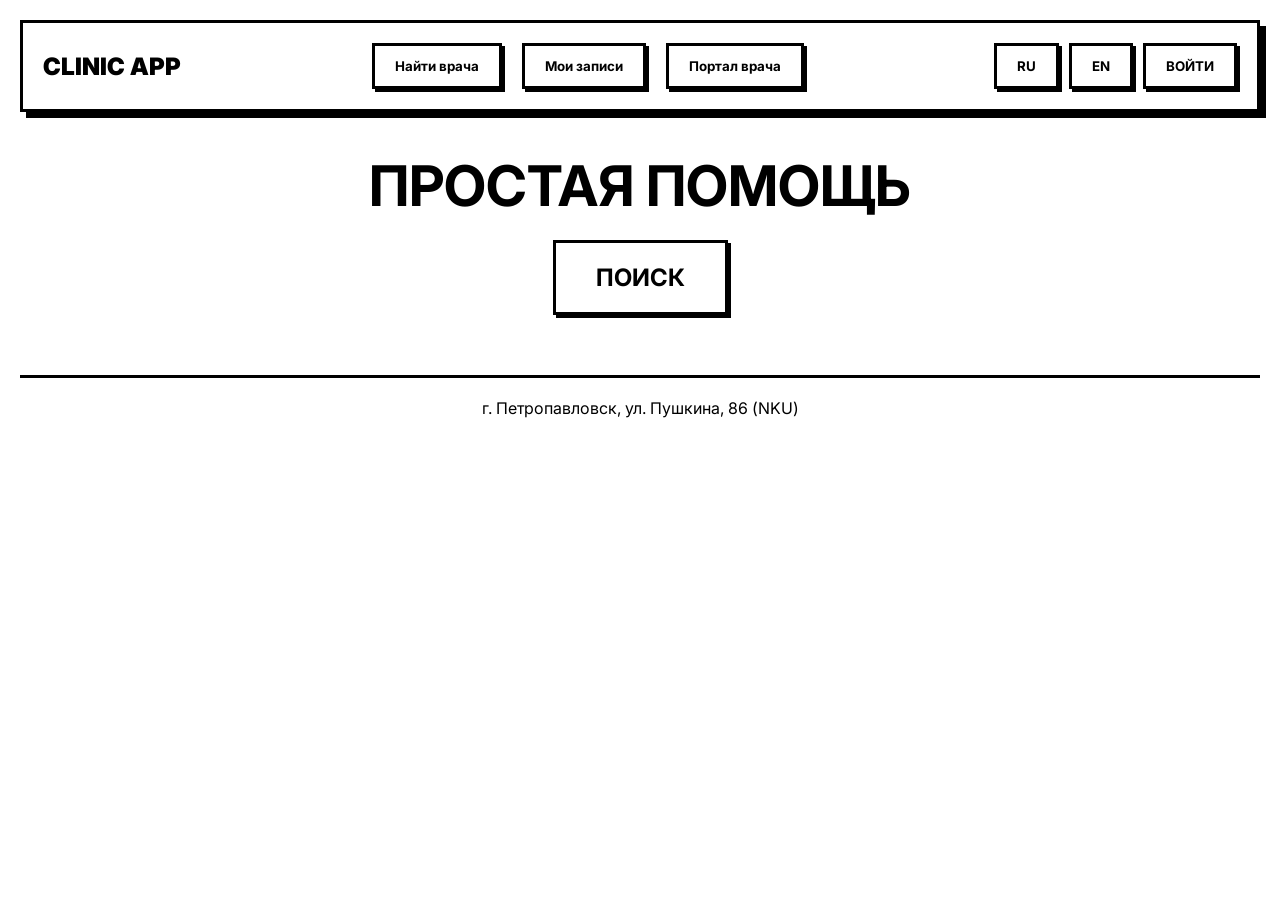
<file: index.html>
<!DOCTYPE html>
<html lang="ru">
<head>
    <meta charset="UTF-8">
    <meta name="viewport" content="width=device-width, initial-scale=1.0">
    <title>Clinic App | Neobrutalism</title>
    <link href="https://fonts.googleapis.com/css2?family=Inter:wght@400;700;900&display=swap" rel="stylesheet">
    <style>
        :root {
            --bg: #ffffff;
            --fg: #000000;
            --border-width: 3px;
            --shadow: 6px 6px 0px #000000;
        }
        * { box-sizing: border-box; margin: 0; padding: 0; font-family: 'Inter', sans-serif; }
        body { background: var(--bg); color: var(--fg); padding: 20px; }
        
        header { 
            display: flex; justify-content: space-between; align-items: center;
            padding: 20px; border: var(--border-width) solid var(--fg);
            box-shadow: var(--shadow); margin-bottom: 40px; background: #fff;
        }
        .logo { font-weight: 900; font-size: 1.5rem; text-transform: uppercase; cursor: pointer; }
        
        button, input {
            padding: 12px 20px; border: var(--border-width) solid var(--fg);
            background: #fff; font-weight: 700; cursor: pointer;
            box-shadow: 3px 3px 0px #000; transition: 0.1s;
        }
        button:hover { transform: translate(-2px, -2px); box-shadow: 5px 5px 0px #000; }
        button:active { transform: translate(1px, 1px); box-shadow: 1px 1px 0px #000; }
        
        .search-container { display: flex; gap: 30px; align-items: flex-start; margin-top: 20px; }
        .spec-column { width: 250px; display: flex; flex-direction: column; gap: 10px; }
        .docs-column { flex: 1; display: grid; grid-template-columns: repeat(auto-fill, minmax(250px, 1fr)); gap: 20px; }
        
        .card { border: var(--border-width) solid var(--fg); padding: 20px; box-shadow: var(--shadow); background: #fff; }
        .modal { 
            display: none; position: fixed; top: 0; left: 0; width: 100%; height: 100%; 
            background: rgba(255,255,255,0.9); z-index: 100; justify-content: center; align-items: center; 
        }
        .notification { 
            display: none; position: fixed; top: 20px; right: 20px; padding: 20px; 
            border: var(--border-width) solid var(--fg); background: #fff; font-weight: 900; z-index: 1000; 
        }
        .active-spec { background: #000 !important; color: #fff !important; }

        section { display: none; }
        #home { display: block; }

        table { width: 100%; border-collapse: collapse; margin-top: 20px; }
        th, td { border: var(--border-width) solid var(--fg); padding: 15px; text-align: center; }
        th { background: #eee; }
    </style>
</head>
<body>
    <div id="notify" class="notification">УСПЕШНО!</div>

    <header>
        <div class="logo" onclick="showSection('home')">CLINIC APP</div>
        <nav style="display: flex; gap: 20px;">
            <button onclick="showSection('search')" data-i18n="nav-find">Найти врача</button>
            <button onclick="showSection('dashboard')" data-i18n="nav-appointments">Мои записи</button>
            <button onclick="showSection('doctorportal')" data-i18n="nav-portal">Портал врача</button>
        </nav>
        <div class="lang-sw" style="display: flex; gap: 10px;">
            <button onclick="changeLanguage('ru')">RU</button>
            <button onclick="changeLanguage('en')">EN</button>
            <button id="auth-btn" onclick="showAuthModal()">ВОЙТИ</button>
        </div>
    </header>

    <main>
        <section id="home" style="text-align: center;">
            <h1 style="font-size: 3.5rem; margin-bottom: 20px;" data-i18n="home-title">ПРОСТАЯ ПОМОЩЬ</h1>
            <button onclick="showSection('search')" style="font-size: 1.5rem; padding: 20px 40px;" data-i18n="search-btn">Начать поиск</button>
        </section>

        <section id="search">
            <div class="search-container">
                <div class="spec-column" id="spec-list"></div>
                <div class="docs-column" id="docs-list">
                    <p style="font-weight: 700;" data-i18n="select-spec-text">Выберите специализацию слева...</p>
                </div>
            </div>
        </section>

        <section id="booking">
            <div class="card">
                <h2 id="book-doc-name">ИМЯ ВРАЧА</h2>
                <input type="date" id="book-date" onchange="renderSlots()" style="margin: 20px 0;">
                <div id="slots-grid" style="display: grid; grid-template-columns: repeat(4, 1fr); gap: 10px;"></div>
            </div>
        </section>

        <section id="dashboard">
            <h2 style="margin-bottom: 20px;" data-i18n="nav-appointments">Мои записи</h2>
            <div id="dash-content"></div>
        </section>

        <section id="doctorportal">
            <div class="card">
                <h2 data-i18n="nav-portal">Портал врача</h2>
                <table>
                    <thead>
                        <tr>
                            <th data-i18n="col-time">ВРЕМЯ</th>
                            <th data-i18n="col-patient">ПАЦИЕНТ</th>
                            <th data-i18n="col-actions">ДЕЙСТВИЯ</th>
                        </tr>
                    </thead>
                    <tbody id="portal-tbody"></tbody>
                </table>
            </div>
        </section>
    </main>

    <footer style="margin-top: 60px; padding: 20px; border-top: 3px solid #000; text-align: center;">
        <p>г. Петропавловск, ул. Пушкина, 86 (NKU)</p>
    </footer>

    <div id="auth-modal" class="modal">
        <div class="card" style="width: 350px;">
            <h2 style="text-align: center; margin-bottom: 20px;" data-i18n="auth-title">ВХОД</h2>
            <input type="text" id="auth-name" placeholder="ФИО" style="width: 100%; margin-bottom: 15px;">
            <input type="email" id="auth-email" placeholder="Email" style="width: 100%; margin-bottom: 15px;">
            <input type="password" id="auth-pass" placeholder="Пароль" style="width: 100%; margin-bottom: 15px;">
            <button onclick="login()" style="width: 100%; background: #000; color: #fff;" data-i18n="btn-login">ПРОДОЛЖИТЬ</button>
        </div>
    </div>

    <script src="js/script.js"></script>
</body>
</html>
</file>
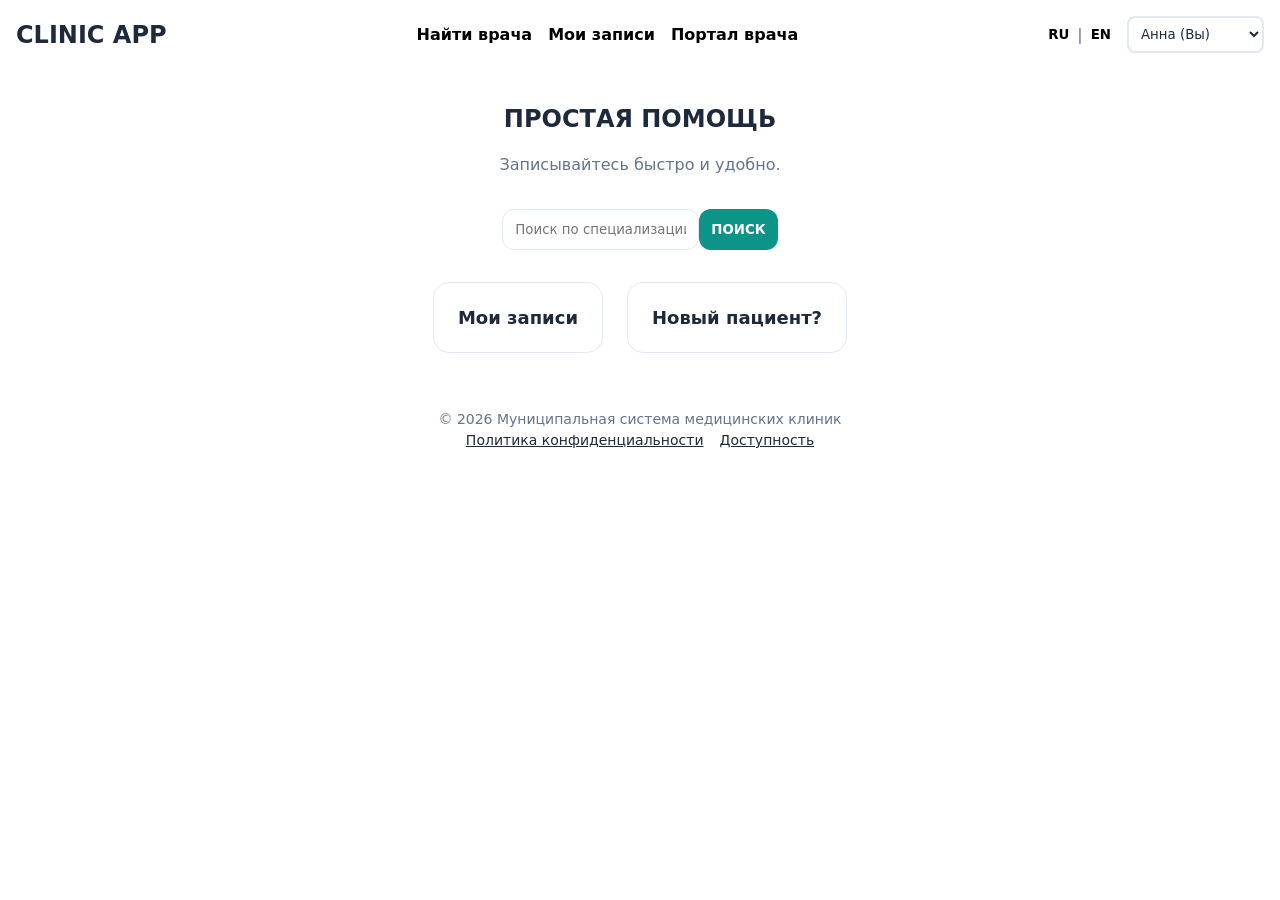
<file: main.html>
<!DOCTYPE html>
<html lang="ru">
<head>
    <meta charset="UTF-8">
    <meta name="viewport" content="width=device-width, initial-scale=1.0">
    <title>Clinic App</title>
    <link rel="stylesheet" href="css/theme.css">
    <link rel="stylesheet" href="css/style222.css">
</head>
<body class="bg-background text-foreground">
    <header class="border-b border-border p-4 flex justify-between items-center">
        <div class="logo font-weight-medium text-2xl cursor-pointer" onclick="showSection('home')" aria-label="Clinic App Logo">CLINIC APP</div>        
        
        <nav class="flex gap-4">
            <button data-i18n="nav-find" aria-label="Find a Doctor" class="text-base font-weight-medium">Найти врача</button>
            <button data-i18n="nav-appointments" aria-label="My Appointments" class="text-base font-weight-medium">Мои записи</button>
            <button data-i18n="nav-portal" aria-label="Doctor Portal" class="text-base font-weight-medium">Портал врача</button>
        </nav>

        <div class="flex items-center gap-4">
            <div class="language-switcher flex gap-2 border-r border-border pr-4">
                <button onclick="changeLanguage('ru')" class="font-weight-medium hover:text-primary" aria-label="Переключить на русский">RU</button>
                <span class="text-muted-foreground">|</span>
                <button onclick="changeLanguage('en')" class="font-weight-medium hover:text-primary" aria-label="Switch to English">EN</button>
            </div>
            
            <div class="profile-selector">
                <select id="family-profile" class="bg-input-background text-foreground radius-sm p-2" aria-label="Смена профиля">
                    <option value="anna" data-i18n="profile-anna">Анна (Вы)</option>
                    <option value="maxim" data-i18n="profile-maxim">Максим (Сын)</option>
                </select>
            </div>
        </div>
    </header>

    <main class="p-8">
        <div id="js-notification-container" aria-live="polite" class="radius-md p-4 mb-4" style="display: none;"></div>

        <section id="home">
            <h1 class="text-2xl font-weight-medium text-center mb-4" data-i18n="home-title">ПРОСТАЯ МЕДИЦИНСКАЯ ПОМОЩЬ</h1>
            <p class="text-center text-muted-foreground mb-8" data-i18n="home-subtitle">Записывайтесь к лучшим специалистам легко, доступно и быстро.</p>
            
            <div class="search-container flex justify-center mb-8">
                <input type="text" id="main-search" class="bg-input-background border border-border radius-md p-3 w-1/2" data-i18n-placeholder="search-placeholder" placeholder="Поиск по специализации или имени...">
                <button class="bg-primary text-primary-foreground font-weight-medium radius-md p-3 ml-2" data-i18n="search-btn">ПОИСК</button>
            </div>

            <div class="quick-actions flex justify-center gap-6">
                <button class="card border border-border radius-lg p-6 bg-card text-card-foreground w-64 hover:translate-y-[-2px] transition-all" onclick="showSection('dashboard')">
                    <span class="text-lg font-weight-medium" data-i18n="nav-appointments">Мои записи</span>
                </button>
                <button class="card border border-border radius-lg p-6 bg-card text-card-foreground w-64 hover:translate-y-[-2px] transition-all" onclick="showAuthModal()">
                    <span class="text-lg font-weight-medium" data-i18n="new-patient">Новый пациент?</span>
                </button>
            </div>
        </section>

        <section id="search" style="display: none;" class="flex gap-8">
            <aside class="w-1/4 border border-border radius-lg p-4">
                <h3 class="text-lg font-weight-medium mb-4" data-i18n="filter-title">ФИЛЬТРЫ</h3>
                <nav class="flex flex-col gap-2">
                    <button class="bg-primary text-primary-foreground radius-sm p-2 text-left" data-i18n="filter-all">Все</button>
                    <button class="text-foreground radius-sm p-2 text-left hover:bg-muted" data-i18n="spec-cardiology">Кардиология</button>
                    <button class="text-foreground radius-sm p-2 text-left hover:bg-muted" data-i18n="spec-pediatrics">Педиатрия</button>
                </nav>
            </aside>
            <div class="w-3/4 flex flex-col gap-4">
                <article class="doctor-card border border-border radius-lg p-4 flex justify-between bg-card text-card-foreground">
                    <div>
                        <h3 class="text-lg font-weight-medium">Dr. Eleanor Rigby</h3>
                        <p class="text-muted-foreground" data-i18n="spec-cardiology">Кардиология</p>
                        <p class="text-muted-foreground text-sm" data-i18n="doctor-room">Кабинет 304, Корпус А</p>
                    </div>
                    <div class="flex flex-col items-end gap-2">
                        <span class="border border-border radius-sm p-1 text-sm" data-i18n="status-available">ДОСТУПНО СЕГОДНЯ</span>
                        <button class="bg-secondary text-secondary-foreground font-weight-medium radius-md p-2" data-i18n="btn-schedule">СМОТРЕТЬ ГРАФИК</button>
                    </div>
                </article>
            </div>
        </section>

        <section id="booking" style="display: none;">
            <div class="doctor-header mb-6 p-4 border border-border radius-lg">
                <h2 class="text-xl font-weight-medium">DR. ELEANOR RIGBY</h2>
                <p class="text-muted-foreground" data-i18n="spec-cardiology">Кардиология</p>
            </div>
            <h3 class="text-lg font-weight-medium mb-4" data-i18n="slots-title">СВОБОДНОЕ ВРЕМЯ</h3>
            <div class="slots-grid grid grid-cols-4 gap-4 mb-6">
                <button class="slot border border-border radius-md p-4 text-center hover:bg-primary hover:text-primary-foreground">09:00</button>
                <button class="slot bg-muted text-muted-foreground border border-border radius-md p-4 text-center cursor-not-allowed" disabled data-i18n="slot-booked">Занято</button>
            </div>
            <button class="bg-secondary text-secondary-foreground border border-border radius-lg p-3 w-full font-weight-medium" data-i18n="btn-notify">Уведомить меня (Лист ожидания)</button>
        </section>

        <section id="confirm" style="display: none;">
            <h2 class="text-xl font-weight-medium text-center mb-8" data-i18n="confirm-title">ПОДТВЕРЖДЕНИЕ ЗАПИСИ</h2>
            <div class="flex gap-8 justify-center">
                <div class="appointment-details border border-border radius-lg p-6 w-1/3 bg-card text-card-foreground shadow-brutal">
                    <h3 class="text-lg font-weight-medium border-b border-border pb-2 mb-4" data-i18n="details-title">ДЕТАЛИ ПРИЕМА</h3>
                    <p class="mb-2"><span class="text-muted-foreground text-sm" data-i18n="label-doctor">ВРАЧ</span><br><strong id="confirm-doctor" class="font-weight-medium text-lg">Dr. Eleanor Rigby</strong></p>
                    <p class="mb-2"><span class="text-muted-foreground text-sm" data-i18n="label-time">ВРЕМЯ</span><br><strong id="confirm-time" class="font-weight-medium text-lg">10:00 AM</strong></p>
                    <p class="mb-2"><span class="text-muted-foreground text-sm">ДАТА</span><br><strong class="font-weight-medium text-lg">Сегодня</strong></p>
                </div>
                
                <form class="booking-form flex flex-col gap-4 w-1/3">
                    <div class="input-group flex flex-col gap-1">
                        <label for="full-name" class="font-weight-medium text-base text-muted-foreground" data-i18n="label-name">ФИО</label>
                        <input type="text" id="full-name" class="bg-input-background border border-border radius-sm p-3 focus-ring">
                    </div>
                    <div class="input-group flex flex-col gap-1">
                        <label for="iin-number" class="font-weight-medium text-base text-muted-foreground">ИИН</label>
                        <input type="text" id="iin-number" class="bg-input-background border border-border radius-sm p-3 focus-ring" placeholder="12 цифр">
                    </div>
                    <div class="input-group flex flex-col gap-1">
                        <label for="phone-number" class="font-weight-medium text-base text-muted-foreground">Телефон</label>
                        <input type="tel" id="phone-number" class="bg-input-background border border-border radius-sm p-3 focus-ring" placeholder="+7 (...)">
                    </div>
                    <button type="button" class="bg-primary text-primary-foreground font-weight-medium radius-sm p-4 mt-4 w-full" data-i18n="btn-confirm">ПОДТВЕРДИТЬ ЗАПИСЬ</button>
                </form>
            </div>
        </section>

        <section id="dashboard" style="display: none;">
            <div class="flex justify-between items-center border-b border-border pb-4 mb-6">
                <h2 class="text-xl font-weight-medium" data-i18n="nav-appointments">МОИ ЗАПИСИ</h2>
                <span class="bg-input-background border border-border radius-sm p-2 text-sm">ID: #8842-19B</span>
            </div>
            
            <div class="tabs flex gap-4 mb-6">
                <button class="font-weight-medium border-b-2 border-primary pb-1 active" data-i18n="tab-upcoming" data-target="upcoming-visits">Предстоящие</button>
                <button class="font-weight-medium text-muted-foreground border-b-2 border-transparent pb-1" data-i18n="tab-records" data-target="medical-records">Мед. карта</button>
                <button class="font-weight-medium text-muted-foreground border-b-2 border-transparent pb-1" data-i18n="tab-results" data-target="test-results">Результаты анализов</button>
            </div>

            <div id="upcoming-visits" class="flex flex-col gap-4"></div>

            <div id="medical-records" style="display: none;">
                <article class="record-card border border-border radius-lg p-4 flex justify-between items-center bg-card text-card-foreground shadow-brutal mb-4">
                    <p data-i18n="record-cbc">Общий анализ крови (ОАК)</p>
                    <a href="#" class="text-primary font-weight-medium underline" data-i18n="btn-download">Скачать PDF</a>
                </article>
            </div>

            <div id="test-results" style="display: none;">
                <article class="record-card border border-border radius-lg p-4 flex justify-between items-center bg-card text-card-foreground shadow-brutal mb-4">
                    <p data-i18n="result-biochem">Биохимический анализ крови</p>
                    <span class="text-sm text-muted-foreground">13.03.2026</span>
                    <a href="#" class="text-primary font-weight-medium underline" data-i18n="btn-download">Скачать PDF</a>
                </article>
            </div>
        </section>

        <section id="doctorportal" style="display: none;">
            <h2 class="text-xl font-weight-medium mb-6" data-i18n="portal-title">УПРАВЛЕНИЕ РАСПИСАНИЕМ</h2>
            <div class="flex gap-6">
                <aside class="w-1/4 bg-primary text-primary-foreground p-4 radius-lg">
                    <h3 data-i18n="summary-title">ИТОГИ ДНЯ</h3>
                    <p data-i18n="summary-total">Всего пациентов: 12</p>
                </aside>
                <div class="w-3/4 border border-border radius-lg p-4">
                    <table class="w-full text-left">
                        <thead class="text-muted-foreground border-b border-border">
                            <tr>
                                <th class="p-2" data-i18n="col-time">ВРЕМЯ</th>
                                <th class="p-2" data-i18n="col-patient">ПАЦИЕНТ</th>
                                <th class="p-2" data-i18n="col-status">СТАТУС</th>
                            </tr>
                        </thead>
                        <tbody>
                            <tr class="border-b border-border">
                                <td class="p-2">09:00 AM</td>
                                <td class="p-2">Alice Smith</td>
                                <td class="p-2"><span class="bg-primary text-primary-foreground px-2 py-1 radius-xl text-xs" data-i18n="status-checkedin">ПРИШЕЛ</span></td>
                            </tr>
                        </tbody>
                    </table>
                </div>
            </div>
        </section>
    </main>

    <footer class="border-t border-border p-6 text-center mt-8 text-sm text-muted-foreground">
        <p data-i18n="footer-text">© 2026 Муниципальная система медицинских клиник</p>
        <div class="mt-2 flex justify-center gap-4">
            <a href="#" class="text-foreground" data-i18n="footer-privacy">Политика конфиденциальности</a>
            <a href="#" class="text-foreground" data-i18n="footer-accessibility">Доступность</a>
        </div>
    </footer>
    <script src="js/script.js"></script>
</body>

</html>
</file>
<file: css/theme.css>
:root {
  --font-size: 16px;
  --text-2xl: 1.75rem;
  --text-xl: 1.25rem;
  --text-lg: 1.125rem;
  --text-base: 1rem;
  
  /* Мягкие скругления для современного вида */
  --radius: 0.75rem; 
  --font-weight-medium: 600;

  /* =========================================
     CLEAN LIGHT THEME (Чистая светлая тема)
  ========================================= */
  --background: #ffffff; /* Чисто белый фон страницы */
  --foreground: #1e293b; /* Глубокий темно-серый для текста (не режет глаз) */
  
  --primary: #0d9488; /* Красивый медицинский бирюзовый (Teal) для главных кнопок */
  --primary-foreground: #ffffff; /* Белый текст на бирюзовых кнопках */
  
  --secondary: #f8fafc; /* Очень светло-серый для вторичных элементов */
  --secondary-foreground: #0f172a;
  
  --card: #ffffff; /* Белый фон для карточек */
  --card-foreground: #1e293b;
  
  --muted: #f1f5f9; /* Светло-серый для заблокированных слотов */
  --muted-foreground: #64748b; /* Серый текст для подписей */
  
  --destructive: #ef4444; /* Аккуратный красный для отмены */
  --destructive-foreground: #ffffff;
  
  --border: #e2e8f0; /* Очень нежные светло-серые рамки */
  --input-background: #ffffff; /* Белый фон для полей ввода */
  
  --ring: #0d9488; /* Бирюзовое свечение при клике на инпут */
  --success: #10b981; /* Зеленый для уведомлений */
}

/* На всякий случай оставляем темную тему, если захочешь переключить */
.dark {
  --background: #0f172a;
  --foreground: #f8fafc;
  --primary: #14b8a6;
  --primary-foreground: #022c22;
  --secondary: #1e293b;
  --secondary-foreground: #f8fafc;
  --card: #1e293b;
  --card-foreground: #f8fafc;
  --muted: #334155;
  --muted-foreground: #cbd5e1;
  --border: #334155;
  --input-background: #0f172a;
}
</file>
<file: css/style222.css>
/* =========================================
   1. БАЗОВЫЕ НАСТРОЙКИ
========================================= */
* { box-sizing: border-box; margin: 0; padding: 0; }

body { 
    background-color: var(--background); 
    color: var(--foreground); 
    font-family: system-ui, -apple-system, sans-serif; 
    line-height: 1.5; 
}

/* =========================================
   2. СЕТКА И ПОЗИЦИОНИРОВАНИЕ (То, что сломалось)
========================================= */
.flex { display: flex; }
.flex-col { flex-direction: column; }
.justify-between { justify-content: space-between; }
.justify-center { justify-content: center; }
.items-center { align-items: center; }
.items-end { align-items: flex-end; }
.grid { display: grid; }
.grid-cols-1 { grid-template-columns: repeat(1, minmax(0, 1fr)); }
@media (min-width: 768px) { .md\:grid-cols-2 { grid-template-columns: repeat(2, minmax(0, 1fr)); } }

.gap-1 { gap: 0.25rem; } .gap-2 { gap: 0.5rem; } .gap-3 { gap: 0.75rem; } 
.gap-4 { gap: 1rem; } .gap-6 { gap: 1.5rem; } .gap-8 { gap: 2rem; }

.w-full { width: 100%; } .w-1\/3 { width: 33.333333%; } .w-1\/4 { width: 25%; } .w-3\/4 { width: 75%; }
.w-3 { width: 0.75rem; } .h-3 { height: 0.75rem; }
.max-w-2xl { max-width: 42rem; } .max-w-3xl { max-width: 48rem; } .max-w-7xl { max-width: 80rem; }
.mx-auto { margin-left: auto; margin-right: auto; }

.p-2 { padding: 0.5rem; } .p-3 { padding: 0.75rem; } .p-4 { padding: 1rem; } 
.p-5 { padding: 1.25rem; } .p-6 { padding: 1.5rem; } .p-8 { padding: 2rem; }
.px-4 { padding-left: 1rem; padding-right: 1rem; } .py-2 { padding-top: 0.5rem; padding-bottom: 0.5rem; }
.px-8 { padding-left: 2rem; padding-right: 2rem; } .py-4 { padding-top: 1rem; padding-bottom: 1rem; }
.py-12 { padding-top: 3rem; padding-bottom: 3rem; }

.mb-2 { margin-bottom: 0.5rem; } .mb-4 { margin-bottom: 1rem; } .mb-6 { margin-bottom: 1.5rem; } 
.mb-8 { margin-bottom: 2rem; } .mb-10 { margin-bottom: 2.5rem; } .mb-12 { margin-bottom: 3rem; }
.mt-4 { margin-top: 1rem; }
.pb-2 { padding-bottom: 0.5rem; } .pl-4 { padding-left: 1rem; }

.hidden { display: none !important; }
.sticky { position: sticky; } .top-0 { top: 0; } .top-24 { top: 6rem; } .z-50 { z-index: 50; }
.relative { position: relative; } .absolute { position: absolute; } .right-2 { right: 0.5rem; } .top-2 { top: 0.5rem; }

/* =========================================
   3. ТИПОГРАФИКА И ЦВЕТА
========================================= */
.text-sm { font-size: 0.875rem; } .text-base { font-size: 1rem; } .text-lg { font-size: 1.125rem; } 
.text-xl { font-size: 1.25rem; } .text-2xl { font-size: 1.5rem; } .text-3xl { font-size: 1.875rem; }
.font-weight-medium { font-weight: 600; } .text-center { text-align: center; }

.bg-background { background-color: var(--background); } .text-foreground { color: var(--foreground); }
.bg-card { background-color: var(--card); } .text-card-foreground { color: var(--card-foreground); }
.bg-primary { background-color: var(--primary); color: var(--primary-foreground); } 
.text-primary { color: var(--primary); }
.bg-secondary { background-color: var(--secondary); color: var(--secondary-foreground); }
.bg-input-background { background-color: var(--input-background); }
.text-muted-foreground { color: var(--muted-foreground); }

/* =========================================
   4. РАМКИ И СТИЛЬ FIGMA (Neobrutalism / Modern)
========================================= */
.border { border: 1px solid var(--border); }
.border-2 { border: 2px solid var(--border); }
.border-b-2 { border-bottom: 2px solid var(--border); }
.border-x { border-left: 1px solid var(--border); border-right: 1px solid var(--border); }
.border-l-8 { border-left: 8px solid var(--primary); }
.radius-sm { border-radius: 0.5rem; } .radius-md { border-radius: 0.75rem; } 
.radius-lg { border-radius: 1rem; } .rounded-full { border-radius: 9999px; }

:root { --shadow-offset: 6px; }

/* Светлая тема: Жесткие черные тени как на скрине */
.shadow-brutal { box-shadow: var(--shadow-offset) var(--shadow-offset) 0px var(--border); }
.shadow-brutal-lg { box-shadow: 10px 10px 0px var(--border); }

/* Темная тема: Мягкие, современные тени как на скрине Confirm Appointment */
.dark .shadow-brutal { box-shadow: 0 4px 12px rgba(0, 0, 0, 0.4); border-color: transparent; }
.dark .shadow-brutal-lg { box-shadow: 0 8px 24px rgba(0, 0, 0, 0.5); border-color: transparent; }

.glow-text { text-shadow: 0 0 15px var(--primary); }

/* =========================================
   5. ИНТЕРАКТИВ И КОМПОНЕНТЫ
========================================= */
button, input, select { font-family: inherit; outline: none; }
button { border: none; cursor: pointer; background: transparent; transition: all 0.2s ease; }

input, select {
    border: 2px solid var(--border);
    transition: border-color 0.2s, box-shadow 0.2s;
}
input:focus, select:focus { 
    border-color: var(--primary); 
    box-shadow: 0 0 0 2px var(--background), 0 0 0 4px var(--primary);
}

.cursor-pointer { cursor: pointer; } 
.transition-all { transition: all 0.2s ease-in-out; }
.hover\:text-primary:hover { color: var(--primary); }

/* Анимации кнопок */
button:hover:not(.tab-btn):not(.nav-link):not(.filter-btn) {
    transform: translate(-2px, -2px);
}
.dark button:hover:not(.tab-btn):not(.nav-link):not(.filter-btn) {
    box-shadow: 0 0 15px var(--primary);
}

/* Навигация в Header */
.nav-link { position: relative; padding: 0.5rem 0; font-weight: 500; }
.nav-link::after { 
    content: ''; position: absolute; bottom: 0; left: 0; width: 0; height: 2px; 
    background: var(--primary); transition: 0.3s; 
}
.nav-link:hover::after { width: 100%; }

/* Вкладки (Tabs) */
.tab-btn { padding: 1rem 2rem; font-weight: 600; opacity: 0.5; border-bottom: 4px solid transparent; }
.tab-btn.active { opacity: 1; color: var(--primary); border-bottom-color: var(--primary); }

/* Фильтры в поиске */
.filter-btn { width: 100%; text-align: left; padding: 0.75rem 1rem; border-radius: 0.5rem; margin-bottom: 0.5rem; }
.filter-btn:hover { background-color: var(--muted); }
.filter-btn.active { background-color: var(--primary); color: var(--primary-foreground); }

/* Анимации */
.animate-fade-in { animation: fadeIn 0.4s ease-out; }
@keyframes fadeIn { from { opacity: 0; transform: translateY(10px); } to { opacity: 1; transform: translateY(0); } }
.animate-pulse { animation: pulse 2s infinite; }
@keyframes pulse { 0%, 100% { opacity: 1; } 50% { opacity: .5; } }
</file>
